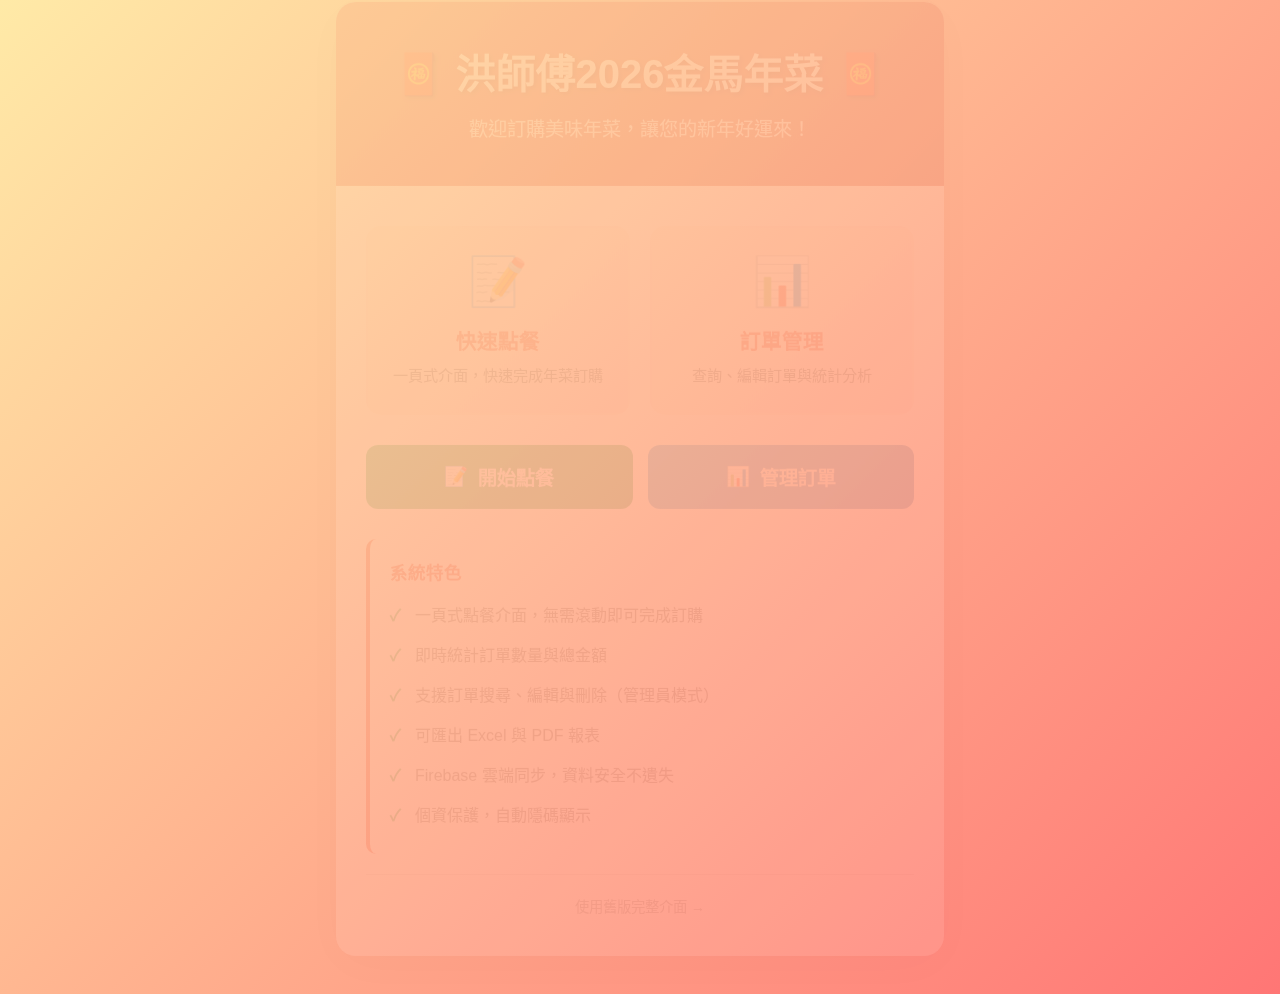
<file: ChineseNewYear/index.html>
<!doctype html>
<html lang="zh-TW">
  <head>
    <meta charset="UTF-8" />
    <meta http-equiv="refresh" content="0; url=home.html" />
    <title>洪師傅2026金馬年菜</title>
  </head>
  <body>
    <p>正在跳轉至首頁...</p>
    <p>如果沒有自動跳轉，請<a href="home.html">點擊這裡</a></p>
  </body>
</html>
</file>
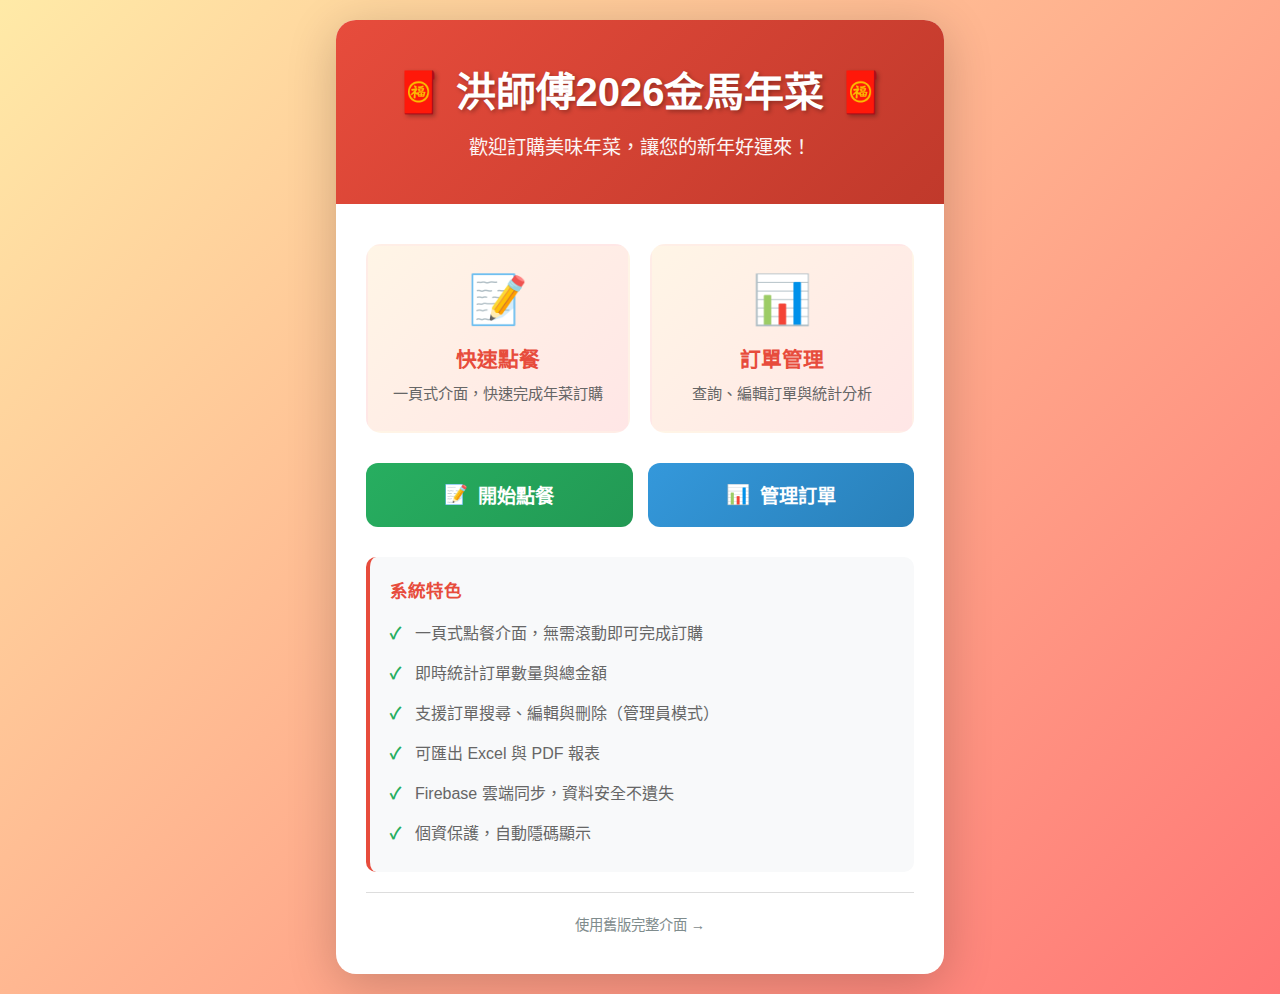
<file: ChineseNewYear/home.html>
<!doctype html>
<html lang="zh-TW">
  <head>
    <meta charset="UTF-8" />
    <meta name="viewport" content="width=device-width, initial-scale=1.0" />
    <title>洪師傅2026金馬年菜訂購系統</title>
    <link rel="stylesheet" href="ChineseNewYear_Dishes.css" />
    <style>
      body {
        display: flex;
        justify-content: center;
        align-items: center;
        min-height: 100vh;
        padding: 20px;
      }

      .welcome-container {
        max-width: 800px;
        background: white;
        border-radius: 20px;
        box-shadow: 0 10px 50px rgba(0, 0, 0, 0.2);
        overflow: hidden;
        animation: fadeIn 0.5s ease;
      }

      @keyframes fadeIn {
        from {
          opacity: 0;
          transform: translateY(-20px);
        }
        to {
          opacity: 1;
          transform: translateY(0);
        }
      }

      .welcome-header {
        background: linear-gradient(135deg, #e74c3c 0%, #c0392b 100%);
        color: white;
        padding: 40px 30px;
        text-align: center;
      }

      .welcome-header h1 {
        font-size: 2.5em;
        margin-bottom: 15px;
        text-shadow: 2px 2px 4px rgba(0, 0, 0, 0.3);
      }

      .welcome-header p {
        font-size: 1.2em;
        opacity: 0.95;
        line-height: 1.6;
      }

      .welcome-content {
        padding: 40px 30px;
      }

      .feature-grid {
        display: grid;
        grid-template-columns: 1fr 1fr;
        gap: 20px;
        margin-bottom: 30px;
      }

      .feature-card {
        background: linear-gradient(135deg, #fff5e6 0%, #ffe6e6 100%);
        padding: 25px;
        border-radius: 15px;
        text-align: center;
        transition: all 0.3s ease;
        border: 2px solid transparent;
        cursor: pointer;
      }

      .feature-card:hover {
        transform: translateY(-5px);
        box-shadow: 0 8px 20px rgba(231, 76, 60, 0.2);
        border-color: #e74c3c;
      }

      .feature-icon {
        font-size: 3em;
        margin-bottom: 15px;
      }

      .feature-title {
        font-size: 1.3em;
        font-weight: bold;
        color: #e74c3c;
        margin-bottom: 10px;
      }

      .feature-desc {
        color: #666;
        font-size: 0.95em;
        line-height: 1.5;
      }

      .action-buttons {
        display: grid;
        grid-template-columns: 1fr 1fr;
        gap: 15px;
      }

      .btn-action {
        padding: 18px 30px;
        border: none;
        border-radius: 12px;
        font-size: 1.2em;
        font-weight: bold;
        cursor: pointer;
        transition: all 0.3s ease;
        text-decoration: none;
        display: flex;
        align-items: center;
        justify-content: center;
        gap: 10px;
      }

      .btn-order {
        background: linear-gradient(135deg, #27ae60 0%, #229954 100%);
        color: white;
      }

      .btn-order:hover {
        transform: translateY(-3px);
        box-shadow: 0 8px 20px rgba(39, 174, 96, 0.4);
      }

      .btn-manage {
        background: linear-gradient(135deg, #3498db 0%, #2980b9 100%);
        color: white;
      }

      .btn-manage:hover {
        transform: translateY(-3px);
        box-shadow: 0 8px 20px rgba(52, 152, 219, 0.4);
      }

      .info-section {
        margin-top: 30px;
        padding: 20px;
        background: #f8f9fa;
        border-radius: 10px;
        border-left: 4px solid #e74c3c;
      }

      .info-section h3 {
        color: #e74c3c;
        margin-bottom: 10px;
        font-size: 1.1em;
      }

      .info-section ul {
        list-style: none;
        padding: 0;
        color: #666;
      }

      .info-section li {
        padding: 8px 0;
        padding-left: 25px;
        position: relative;
      }

      .info-section li:before {
        content: "✓";
        position: absolute;
        left: 0;
        color: #27ae60;
        font-weight: bold;
      }

      .legacy-link {
        text-align: center;
        margin-top: 20px;
        padding-top: 20px;
        border-top: 1px solid #ddd;
      }

      .legacy-link a {
        color: #7f8c8d;
        text-decoration: none;
        font-size: 0.9em;
      }

      .legacy-link a:hover {
        color: #e74c3c;
        text-decoration: underline;
      }

      @media (max-width: 768px) {
        .welcome-header h1 {
          font-size: 2em;
        }

        .feature-grid {
          grid-template-columns: 1fr;
        }

        .action-buttons {
          grid-template-columns: 1fr;
        }
      }
    </style>
  </head>
  <body>
    <div class="welcome-container">
      <div class="welcome-header">
        <h1>🧧 洪師傅2026金馬年菜 🧧</h1>
        <p>歡迎訂購美味年菜，讓您的新年好運來！</p>
      </div>

      <div class="welcome-content">
        <div class="feature-grid">
          <div class="feature-card" onclick="location.href = 'order.html'">
            <div class="feature-icon">📝</div>
            <div class="feature-title">快速點餐</div>
            <div class="feature-desc">一頁式介面，快速完成年菜訂購</div>
          </div>

          <div class="feature-card" onclick="location.href = 'management.html'">
            <div class="feature-icon">📊</div>
            <div class="feature-title">訂單管理</div>
            <div class="feature-desc">查詢、編輯訂單與統計分析</div>
          </div>
        </div>

        <div class="action-buttons">
          <a href="order.html" class="btn-action btn-order">
            <span>📝</span>
            <span>開始點餐</span>
          </a>
          <a href="management.html" class="btn-action btn-manage">
            <span>📊</span>
            <span>管理訂單</span>
          </a>
        </div>

        <div class="info-section">
          <h3>系統特色</h3>
          <ul>
            <li>一頁式點餐介面，無需滾動即可完成訂購</li>
            <li>即時統計訂單數量與總金額</li>
            <li>支援訂單搜尋、編輯與刪除（管理員模式）</li>
            <li>可匯出 Excel 與 PDF 報表</li>
            <li>Firebase 雲端同步，資料安全不遺失</li>
            <li>個資保護，自動隱碼顯示</li>
          </ul>
        </div>

        <div class="legacy-link">
          <a href="ChineseNewYear_Dishes.html">使用舊版完整介面 →</a>
        </div>
      </div>
    </div>
  </body>
</html>
</file>
<file: ChineseNewYear/ChineseNewYear_Dishes.css>
* {
  margin: 0;
  padding: 0;
  box-sizing: border-box;
}

body {
  font-family: "Microsoft JhengHei", "Arial", sans-serif;
  background: linear-gradient(135deg, #ffeaa7 0%, #ff7675 100%);
  min-height: 100vh;
  padding: 20px;
  /* 優化手機觸控 */
  -webkit-tap-highlight-color: transparent;
  -webkit-touch-callout: none;
  /* 防止文字選取造成誤觸 */
  user-select: none;
  -webkit-user-select: none;
}

/* 允許輸入欄位和文字區域選取文字 */
input,
textarea,
[contenteditable="true"] {
  user-select: text !important;
  -webkit-user-select: text !important;
}

.container {
  max-width: 1400px;
  margin: 0 auto;
  background: white;
  border-radius: 20px;
  box-shadow: 0 10px 50px rgba(0, 0, 0, 0.2);
  overflow: hidden;
}

header {
  background: linear-gradient(135deg, #e74c3c 0%, #c0392b 100%);
  color: white;
  padding: 30px;
  text-align: center;
}

header h1 {
  font-size: 2.5em;
  margin-bottom: 10px;
  text-shadow: 2px 2px 4px rgba(0, 0, 0, 0.3);
  line-height: 1.3;
}

header p {
  font-size: 1.1em;
  opacity: 0.9;
  line-height: 1.5;
}

/* 統計面板 */
.statistics-panel {
  display: grid;
  grid-template-columns: repeat(auto-fit, minmax(250px, 1fr));
  gap: 20px;
  padding: 30px;
  background: linear-gradient(135deg, #fff5e6 0%, #ffe6e6 100%);
}

/* 管理員專用元素預設隱藏 */
.admin-only {
  display: none !important;
}

.stat-card {
  background: white;
  padding: 25px;
  border-radius: 15px;
  text-align: center;
  box-shadow: 0 4px 15px rgba(0, 0, 0, 0.1);
  border-left: 5px solid #e74c3c;
  transition: transform 0.3s ease;
}

.stat-card:hover {
  transform: translateY(-5px);
  box-shadow: 0 8px 25px rgba(0, 0, 0, 0.15);
}

.stat-card h3 {
  color: #555;
  font-size: 1em;
  margin-bottom: 15px;
}

.stat-value {
  font-size: 2em;
  font-weight: bold;
  color: #e74c3c;
}

/* 表單區域 */
.form-section {
  padding: 30px;
  border-bottom: 2px solid #eee;
}

.form-section h2 {
  color: #e74c3c;
  margin-bottom: 25px;
  font-size: 1.8em;
  border-bottom: 3px solid #e74c3c;
  padding-bottom: 10px;
}

.form-group {
  margin-bottom: 30px;
  background: #f9f9f9;
  padding: 25px;
  border-radius: 10px;
  border: 1px solid #eee;
}

.form-group h3 {
  color: #333;
  font-size: 1.3em;
}

.form-row {
  display: grid;
  grid-template-columns: repeat(auto-fit, minmax(250px, 1fr));
  gap: 20px;
  margin-bottom: 15px;
}

.form-field {
  display: flex;
  flex-direction: column;
}

.form-field label {
  font-weight: 600;
  color: #555;
  margin-bottom: 8px;
  font-size: 0.95em;
}

.form-field input,
.form-field select,
.form-field textarea {
  padding: 12px;
  border: 2px solid #ddd;
  border-radius: 8px;
  font-size: 1em;
  transition: all 0.3s ease;
  font-family: "Microsoft JhengHei", "Arial", sans-serif;
  /* 手機優化：增加最小觸控區域 */
  min-height: 44px;
  /* 防止 iOS 自動縮放 */
  font-size: max(16px, 1em);
}

.form-field input:focus,
.form-field select:focus,
.form-field textarea:focus {
  outline: none;
  border-color: #e74c3c;
  box-shadow: 0 0 0 3px rgba(231, 76, 60, 0.1);
}

.form-field input[readonly] {
  background-color: #f5f5f5;
  cursor: not-allowed;
}

.form-field textarea {
  resize: vertical;
  min-height: 60px;
}

/* 菜品表格式輸入 */
.dishes-table {
  background: white;
  border-radius: 10px;
  overflow: hidden;
  border: 2px solid #e0e0e0;
}

.dishes-header {
  display: grid;
  grid-template-columns: 2fr 1fr 1fr 1fr 80px;
  gap: 15px;
  padding: 15px;
  background: linear-gradient(135deg, #e74c3c 0%, #c0392b 100%);
  color: white;
  font-weight: 600;
  font-size: 1.05em;
}

.dish-input-row {
  display: grid;
  grid-template-columns: 2fr 1fr 1fr 1fr 80px;
  gap: 15px;
  padding: 15px;
  align-items: center;
  border-bottom: 1px solid #e0e0e0;
  transition: background 0.2s ease;
}

.dish-input-row:hover {
  background: #f8f9fa;
}

.dish-input-row:last-child {
  border-bottom: none;
}

.dish-name {
  font-weight: 600;
  color: #333;
}

.dish-price {
  color: #e74c3c;
  font-weight: 600;
}

.dish-input-row input.dish-quantity {
  width: 100%;
  padding: 10px;
  border: 2px solid #ddd;
  border-radius: 6px;
  font-size: 1.1em;
  text-align: center;
  font-weight: 600;
  transition: all 0.3s ease;
}

.dish-input-row input.dish-quantity:focus {
  outline: none;
  border-color: #e74c3c;
  box-shadow: 0 0 0 3px rgba(231, 76, 60, 0.1);
  transform: scale(1.05);
}

/* 點擊式數量框 */
.quantity-box {
  display: flex;
  align-items: center;
  justify-content: center;
  padding: 12px;
  background: linear-gradient(135deg, #f8f9fa 0%, #e9ecef 100%);
  border: 3px solid #dee2e6;
  border-radius: 8px;
  cursor: pointer;
  transition: all 0.2s ease;
  user-select: none;
  min-width: 60px;
}

.quantity-box:hover {
  background: linear-gradient(135deg, #e9ecef 0%, #dee2e6 100%);
  border-color: #e74c3c;
  transform: scale(1.05);
  box-shadow: 0 4px 12px rgba(231, 76, 60, 0.2);
}

.quantity-box:active {
  transform: scale(0.98);
}

.quantity-display {
  font-size: 1.3em;
  font-weight: 700;
  color: #495057;
}

.quantity-box.has-value {
  background: linear-gradient(135deg, #fff3cd 0%, #ffe69c 100%);
  border-color: #ffc107;
}

.quantity-box.has-value .quantity-display {
  color: #e74c3c;
}

/* 數量控制按鈕區 */
.quantity-controls {
  margin-top: 20px;
  display: flex;
  justify-content: center;
}

.btn-reset-quantities {
  padding: 12px 30px;
  background: #6c757d;
  color: white;
  border: none;
  border-radius: 8px;
  font-size: 1em;
  font-weight: 600;
  cursor: pointer;
  transition: all 0.3s ease;
}

.btn-reset-quantities:hover {
  background: #5a6268;
  transform: translateY(-2px);
  box-shadow: 0 4px 12px rgba(108, 117, 125, 0.3);
}

.btn-reset-dish {
  padding: 8px 12px;
  background: linear-gradient(135deg, #95a5a6 0%, #7f8c8d 100%);
  color: white;
  border: none;
  border-radius: 6px;
  font-size: 1.2em;
  cursor: pointer;
  transition: all 0.2s ease;
  min-width: 40px;
}

.btn-reset-dish:hover {
  background: linear-gradient(135deg, #7f8c8d 0%, #6c7a7b 100%);
  transform: scale(1.1);
  box-shadow: 0 3px 10px rgba(127, 140, 141, 0.4);
}

.btn-reset-dish:active {
  transform: scale(0.95);
}

.dish-subtotal {
  font-weight: 600;
  color: #27ae60;
  font-size: 1.05em;
}

/* 菜品行 */
.dish-row {
  display: grid;
  grid-template-columns: 2fr 1fr 1fr 1fr 2fr auto;
  gap: 15px;
  align-items: end;
  margin-bottom: 15px;
  padding: 15px;
  background: white;
  border-radius: 8px;
  border: 1px solid #e0e0e0;
}

/* 勾選式菜品網格 */
.dishes-grid {
  display: grid;
  grid-template-columns: repeat(auto-fill, minmax(320px, 1fr));
  gap: 20px;
  margin-top: 20px;
}

.dish-checkbox-item {
  background: white;
  border: 2px solid #e0e0e0;
  border-radius: 12px;
  padding: 20px;
  transition: all 0.3s ease;
}

.dish-checkbox-item:hover {
  box-shadow: 0 4px 12px rgba(0, 0, 0, 0.1);
  transform: translateY(-2px);
}

.dish-checkbox-item input[type="checkbox"] {
  display: none;
}

.dish-checkbox-item input[type="checkbox"]:checked + label {
  background: linear-gradient(135deg, #e74c3c 0%, #c0392b 100%);
  color: white;
}

.dish-checkbox-item
  input[type="checkbox"]:checked
  + label
  .dish-checkbox-price {
  color: #fff;
}

.dish-checkbox-item > label {
  display: flex;
  justify-content: space-between;
  align-items: center;
  padding: 15px;
  background: #f8f9fa;
  border-radius: 8px;
  cursor: pointer;
  transition: all 0.3s ease;
  margin-bottom: 15px;
}

.dish-checkbox-item > label:hover {
  background: #e9ecef;
}

.dish-checkbox-name {
  font-size: 1.1em;
  font-weight: 600;
}

.dish-checkbox-price {
  font-size: 1em;
  font-weight: bold;
  color: #e74c3c;
}

.quantity-control,
.note-control {
  margin-top: 10px;
}

.quantity-control {
  display: flex;
  align-items: center;
  gap: 10px;
}

.quantity-control label {
  font-size: 0.9em;
  font-weight: 600;
  color: #555;
}

.quantity-control input,
.note-control input {
  flex: 1;
  padding: 8px 12px;
  border: 2px solid #ddd;
  border-radius: 6px;
  font-size: 0.95em;
}

.quantity-control input:disabled,
.note-control input:disabled {
  background: #f5f5f5;
  cursor: not-allowed;
  opacity: 0.6;
}

.quantity-control input:enabled,
.note-control input:enabled {
  border-color: #e74c3c;
  background: #fff;
}

/* 群組輸入容器 */
.group-input-container {
  display: flex;
  gap: 10px;
}

.group-input-container select {
  flex: 1;
}

.btn-add-group {
  background: #3498db;
  color: white;
  border: none;
  padding: 12px 20px;
  border-radius: 8px;
  cursor: pointer;
  font-weight: 600;
  transition: all 0.3s ease;
  white-space: nowrap;
}

.btn-add-group:hover {
  background: #2980b9;
  transform: translateY(-2px);
}

.btn-add {
  background: #27ae60;
  color: white;
  border: none;
  padding: 12px 25px;
  border-radius: 8px;
  cursor: pointer;
  font-size: 1em;
  font-weight: 600;
  transition: all 0.3s ease;
  margin-top: 10px;
}

.btn-add:hover {
  background: #229954;
  transform: translateY(-2px);
  box-shadow: 0 4px 12px rgba(39, 174, 96, 0.3);
}

.btn-remove {
  background: #e74c3c;
  color: white;
  border: none;
  padding: 12px 20px;
  border-radius: 8px;
  cursor: pointer;
  font-size: 0.9em;
  font-weight: 600;
  transition: all 0.3s ease;
  white-space: nowrap;
}

.btn-remove:hover {
  background: #c0392b;
  transform: scale(1.05);
}

/* 總計區域 */
.total-section {
  background: linear-gradient(135deg, #e74c3c 0%, #c0392b 100%);
  color: white;
  padding: 20px;
  border-radius: 10px;
  text-align: center;
}

.total-section h3 {
  font-size: 1.5em;
  color: white;
}

/* 按鈕 */
.form-actions {
  display: flex;
  gap: 15px;
  justify-content: center;
  margin-top: 30px;
}

.btn-primary,
.btn-secondary {
  padding: 15px 40px;
  border: none;
  border-radius: 10px;
  font-size: 1.1em;
  font-weight: 600;
  cursor: pointer;
  transition: all 0.3s ease;
}

.btn-primary {
  background: linear-gradient(135deg, #e74c3c 0%, #c0392b 100%);
  color: white;
}

.btn-primary:hover {
  transform: translateY(-3px);
  box-shadow: 0 8px 20px rgba(231, 76, 60, 0.4);
}

.btn-secondary {
  background: #95a5a6;
  color: white;
}

.btn-secondary:hover {
  background: #7f8c8d;
  transform: translateY(-3px);
}

/* 訂單列表 */
.orders-section {
  padding: 30px;
}

.section-header {
  display: flex;
  justify-content: space-between;
  align-items: center;
  margin-bottom: 25px;
}

.section-header h2 {
  color: #e74c3c;
  font-size: 1.8em;
  border-bottom: 3px solid #e74c3c;
  padding-bottom: 10px;
  margin: 0;
}

.export-buttons {
  display: flex;
  gap: 10px;
}

.btn-export {
  padding: 12px 25px;
  border: none;
  border-radius: 8px;
  background: linear-gradient(135deg, #27ae60 0%, #229954 100%);
  color: white;
  cursor: pointer;
  font-weight: 600;
  font-size: 1em;
  transition: all 0.3s ease;
  display: flex;
  align-items: center;
  gap: 8px;
}

.btn-export:hover {
  transform: translateY(-2px);
  box-shadow: 0 6px 20px rgba(39, 174, 96, 0.3);
}

.btn-import {
  padding: 12px 25px;
  border: none;
  border-radius: 8px;
  background: linear-gradient(135deg, #3498db 0%, #2980b9 100%);
  color: white;
  cursor: pointer;
  font-weight: 600;
  font-size: 1em;
  transition: all 0.3s ease;
  display: flex;
  align-items: center;
  gap: 8px;
}

.btn-import:hover {
  transform: translateY(-2px);
  box-shadow: 0 6px 20px rgba(52, 152, 219, 0.3);
}

.search-bar {
  display: flex;
  gap: 10px;
  margin-bottom: 25px;
}

.search-bar input,
.search-bar select {
  padding: 12px;
  border: 2px solid #ddd;
  border-radius: 8px;
  font-size: 1em;
}

.search-bar input {
  flex: 2;
}

.search-bar select {
  flex: 1;
  min-width: 150px;
}

.search-bar button {
  padding: 12px 25px;
  border: none;
  border-radius: 8px;
  background: #3498db;
  color: white;
  cursor: pointer;
  font-weight: 600;
  transition: all 0.3s ease;
}

.search-bar button:hover {
  background: #2980b9;
  transform: translateY(-2px);
}

.search-bar button:last-child {
  background: #95a5a6;
}

.search-bar button:last-child:hover {
  background: #7f8c8d;
}

.order-card {
  background: #f9f9f9;
  border: 2px solid #e0e0e0;
  border-radius: 12px;
  padding: 25px;
  margin-bottom: 20px;
  transition: all 0.3s ease;
}

.order-card:hover {
  box-shadow: 0 6px 20px rgba(0, 0, 0, 0.1);
  transform: translateY(-2px);
}

.order-header {
  display: flex;
  justify-content: space-between;
  align-items: center;
  margin-bottom: 20px;
  padding-bottom: 15px;
  border-bottom: 2px solid #e0e0e0;
}

.order-id {
  font-size: 1.2em;
  font-weight: bold;
  color: #e74c3c;
}

.order-date {
  color: #777;
  font-size: 0.9em;
}

.order-info {
  display: grid;
  grid-template-columns: repeat(auto-fit, minmax(200px, 1fr));
  gap: 15px;
  margin-bottom: 20px;
}

.info-item {
  display: flex;
  flex-direction: column;
}

.info-label {
  font-weight: 600;
  color: #555;
  font-size: 0.9em;
  margin-bottom: 5px;
}

.info-value {
  color: #333;
  font-size: 1em;
}

.group-badge {
  display: inline-block;
  background: linear-gradient(135deg, #3498db 0%, #2980b9 100%);
  color: white;
  padding: 4px 12px;
  border-radius: 15px;
  font-size: 0.9em;
  font-weight: 600;
}

.order-dishes {
  background: white;
  padding: 15px;
  border-radius: 8px;
  margin-bottom: 15px;
}

.order-dishes h4 {
  color: #555;
  margin-bottom: 12px;
  font-size: 1.1em;
}

.dish-item {
  padding: 10px;
  border-bottom: 1px solid #eee;
  display: grid;
  grid-template-columns: 2fr 1fr 1fr 1fr 2fr;
  gap: 10px;
  align-items: center;
}

.dish-item:last-child {
  border-bottom: none;
}

.dish-item span {
  font-size: 0.95em;
}

.dish-name {
  font-weight: 600;
  color: #333;
}

.order-total {
  text-align: right;
  font-size: 1.3em;
  font-weight: bold;
  color: #e74c3c;
  margin-bottom: 15px;
}

.order-actions {
  display: flex;
  gap: 10px;
  justify-content: flex-end;
}

.btn-edit,
.btn-delete {
  padding: 10px 20px;
  border: none;
  border-radius: 8px;
  cursor: pointer;
  font-weight: 600;
  transition: all 0.3s ease;
}

.btn-edit {
  background: #3498db;
  color: white;
}

.btn-edit:hover {
  background: #2980b9;
  transform: scale(1.05);
}

.btn-delete {
  background: #e74c3c;
  color: white;
}

.btn-delete:hover {
  background: #c0392b;
  transform: scale(1.05);
}

/* Modal */
.modal {
  display: none;
  position: fixed;
  z-index: 1000;
  left: 0;
  top: 0;
  width: 100%;
  height: 100%;
  background-color: rgba(0, 0, 0, 0.5);
  animation: fadeIn 0.3s;
}

@keyframes fadeIn {
  from {
    opacity: 0;
  }
  to {
    opacity: 1;
  }
}

.modal-content {
  background-color: white;
  margin: 50px auto;
  padding: 30px;
  border-radius: 15px;
  width: 90%;
  max-width: 900px;
  max-height: 85vh;
  overflow-y: auto;
  animation: slideIn 0.3s;
}

@keyframes slideIn {
  from {
    transform: translateY(-50px);
    opacity: 0;
  }
  to {
    transform: translateY(0);
    opacity: 1;
  }
}

.close {
  color: #aaa;
  float: right;
  font-size: 28px;
  font-weight: bold;
  cursor: pointer;
  transition: color 0.3s;
}

.close:hover {
  color: #e74c3c;
}

.no-orders {
  text-align: center;
  padding: 50px;
  color: #999;
  font-size: 1.2em;
}

/* 響應式設計 */
@media (max-width: 768px) {
  body {
    padding: 10px;
  }

  .container {
    border-radius: 10px;
  }

  header {
    padding: 20px 15px;
  }

  header h1 {
    font-size: 1.8em;
    word-break: keep-all;
    overflow-wrap: break-word;
  }

  header p {
    font-size: 1em;
  }

  .form-section {
    padding: 20px 15px;
  }

  .form-section h2 {
    font-size: 1.5em;
  }

  .form-group {
    padding: 15px;
  }

  .form-group h3 {
    font-size: 1.1em;
  }

  .dish-row {
    grid-template-columns: 1fr;
  }

  .dishes-grid {
    grid-template-columns: 1fr;
  }

  .dishes-header,
  .dish-input-row {
    grid-template-columns: 1fr;
    gap: 10px;
  }

  .dishes-header > div:not(:first-child),
  .dish-input-row > div:not(:first-child) {
    display: flex;
    justify-content: space-between;
    align-items: center;
  }

  .dishes-header > div:not(:first-child)::before,
  .dish-price::before {
    content: "單價：";
    font-weight: normal;
  }

  .dish-subtotal::before {
    content: "小計：";
    font-weight: normal;
  }

  .order-info {
    grid-template-columns: 1fr;
  }

  .dish-item {
    grid-template-columns: 1fr;
    gap: 5px;
  }

  .form-actions {
    flex-direction: column;
  }

  .btn-primary,
  .btn-secondary {
    width: 100%;
  }

  .section-header {
    flex-direction: column;
    gap: 15px;
    align-items: flex-start;
  }

  .export-buttons {
    width: 100%;
    flex-direction: column;
  }

  .btn-export {
    width: 100%;
    justify-content: center;
  }

  .search-bar {
    flex-direction: column;
    gap: 10px;
  }

  .search-bar input,
  .search-bar select,
  .search-bar button {
    width: 100%;
    min-height: 44px;
  }

  .search-bar select {
    min-width: 100%;
  }

  .group-input-container {
    flex-direction: column;
  }

  .btn-add-group {
    width: 100%;
  }

  /* 優化統計面板 */
  .statistics-panel {
    padding: 15px;
    gap: 15px;
    grid-template-columns: 1fr;
  }

  .stat-card {
    padding: 20px 15px;
  }

  .stat-value {
    font-size: 1.8em;
  }

  /* 優化表格顯示 */
  .orders-table-container {
    overflow-x: auto;
    -webkit-overflow-scrolling: touch;
  }

  /* 隱藏表頭 */
  .orders-table thead {
    display: none;
  }

  .orders-table,
  .orders-table tbody,
  .orders-table tr,
  .orders-table td {
    display: block;
    width: 100%;
  }

  .orders-table tbody tr {
    margin-bottom: 15px;
    border: 2px solid #e0e0e0;
    border-radius: 10px;
    padding: 12px;
    background: white;
    box-shadow: 0 2px 8px rgba(0, 0, 0, 0.1);
  }

  .orders-table tbody tr:hover {
    background: #fafafa;
    box-shadow: 0 4px 12px rgba(0, 0, 0, 0.15);
  }

  .orders-table td {
    padding: 10px 0;
    border: none;
    text-align: left;
    display: flex;
    flex-direction: column;
    gap: 4px;
    border-bottom: 1px solid #f0f0f0;
  }

  .orders-table td:last-child {
    border-bottom: none;
  }

  .orders-table td::before {
    content: attr(data-label);
    font-weight: bold;
    color: #e74c3c;
    font-size: 0.8em;
    text-transform: uppercase;
    letter-spacing: 0.5px;
  }

  /* 確保訂單號碼、總金額等有明確顯示 */
  .orders-table .order-number,
  .orders-table .order-total {
    font-size: 1em;
    font-weight: 600;
  }

  .orders-table .order-total {
    color: #27ae60;
  }

  .orders-table .order-actions {
    flex-direction: column;
    gap: 8px;
    padding: 0;
    margin-top: 5px;
    border-bottom: none;
  }

  .orders-table .order-actions::before {
    display: none;
  }

  .orders-table .order-actions button {
    width: 100%;
    padding: 10px;
    font-size: 1em;
  }

  .order-row {
    grid-template-columns: 1fr;
    gap: 10px;
    padding: 15px 10px;
  }

  .order-row > div {
    padding: 5px 0;
    border-bottom: 1px solid #eee;
  }

  .order-row > div:last-child {
    border-bottom: none;
  }

  /* 為手機版添加標籤 */
  .order-row > div::before {
    content: attr(data-label);
    font-weight: bold;
    display: inline-block;
    min-width: 80px;
    color: #e74c3c;
  }

  /* 優化按鈕尺寸 */
  button {
    min-height: 44px;
    font-size: 1em;
    padding: 12px 20px;
  }

  .btn-small {
    min-height: 36px;
    padding: 8px 15px;
    font-size: 0.9em;
  }

  /* 優化modal */
  .modal-content {
    width: 95%;
    max-height: 90vh;
    overflow-y: auto;
    margin: 5vh auto;
  }

  .modal-large .modal-content {
    width: 95%;
    max-width: none;
  }

  /* 優化分頁控制 */
  .pagination-container {
    padding: 15px 10px;
    gap: 10px;
  }

  .pagination-controls {
    flex-wrap: wrap;
    justify-content: center;
  }

  /* 優化菜品管理按鈕 */
  .dish-management-controls {
    display: flex;
    flex-direction: column;
    gap: 10px;
  }

  .dish-management-controls button {
    width: 100%;
  }
}

/* 小型手機優化 (iPhone SE, 舊款手機) */
@media (max-width: 480px) {
  body {
    padding: 5px;
  }

  header h1 {
    font-size: 1.5em;
  }

  header p {
    font-size: 0.95em;
  }

  .form-section {
    padding: 15px 10px;
  }

  .form-group {
    padding: 12px;
  }

  .stat-card h3 {
    font-size: 0.9em;
  }

  .stat-value {
    font-size: 1.5em;
  }

  .form-section h2 {
    font-size: 1.3em;
  }

  .pagination-info {
    font-size: 0.85em;
    text-align: center;
    width: 100%;
  }

  /* 表格進一步優化 */
  .orders-table td {
    font-size: 0.85em;
    padding: 10px 0;
  }

  .orders-table td::before {
    font-size: 0.85em;
  }

  /* 重複訂單比較 Modal 優化 */
  .duplicate-comparison {
    grid-template-columns: 1fr;
    gap: 15px;
    padding: 15px;
  }

  .comparison-divider {
    display: none;
  }

  .comparison-column h3 {
    font-size: 1em;
  }

  .modal-actions {
    flex-direction: column;
    gap: 10px;
  }

  .modal-actions button {
    width: 100%;
    padding: 12px;
    font-size: 0.95em;
  }

  .custom-alert-box {
    padding: 25px 20px;
  }

  .custom-alert-icon {
    font-size: 50px;
  }

  .custom-alert-message {
    font-size: 16px;
  }
}

/* 橫向模式優化 */
@media (max-width: 768px) and (orientation: landscape) {
  header {
    padding: 15px;
  }

  header h1 {
    font-size: 1.5em;
  }

  .statistics-panel {
    grid-template-columns: repeat(3, 1fr);
    padding: 15px;
  }

  .stat-card {
    padding: 15px 10px;
  }

  .form-section {
    padding: 15px;
  }

  /* 橫向模式下的表格優化 */
  .orders-table .order-actions {
    flex-direction: row;
    flex-wrap: wrap;
  }

  .orders-table .order-actions button {
    flex: 1;
    min-width: calc(33.333% - 6px);
  }
}

/* 自訂提示窗 */
.custom-alert-overlay {
  display: none;
  position: fixed;
  top: 0;
  left: 0;
  width: 100%;
  height: 100%;
  background-color: rgba(0, 0, 0, 0.6);
  z-index: 10000;
  animation: fadeIn 0.3s ease;
}

.custom-alert-overlay.show {
  display: flex;
  justify-content: center;
  align-items: center;
}

.custom-alert-box {
  background: white;
  border-radius: 20px;
  padding: 40px;
  max-width: 500px;
  width: 90%;
  box-shadow: 0 20px 60px rgba(0, 0, 0, 0.3);
  animation: slideInDown 0.4s ease;
  text-align: center;
}

@keyframes slideInDown {
  from {
    transform: translateY(-100px);
    opacity: 0;
  }
  to {
    transform: translateY(0);
    opacity: 1;
  }
}

.custom-alert-icon {
  font-size: 60px;
  margin-bottom: 20px;
  animation: bounceIn 0.6s ease;
}

@keyframes bounceIn {
  0%,
  20%,
  40%,
  60%,
  80%,
  100% {
    animation-timing-function: cubic-bezier(0.215, 0.61, 0.355, 1);
  }
  0% {
    opacity: 0;
    transform: scale3d(0.3, 0.3, 0.3);
  }
  20% {
    transform: scale3d(1.1, 1.1, 1.1);
  }
  40% {
    transform: scale3d(0.9, 0.9, 0.9);
  }
  60% {
    opacity: 1;
    transform: scale3d(1.03, 1.03, 1.03);
  }
  80% {
    transform: scale3d(0.97, 0.97, 0.97);
  }
  100% {
    opacity: 1;
    transform: scale3d(1, 1, 1);
  }
}

.custom-alert-icon.success {
  color: #27ae60;
}

.custom-alert-icon.error {
  color: #e74c3c;
}

.custom-alert-icon.warning {
  color: #f39c12;
}

.custom-alert-icon.info {
  color: #3498db;
}

.custom-alert-message {
  font-size: 18px;
  color: #333;
  margin-bottom: 30px;
  line-height: 1.6;
}

.custom-alert-buttons {
  display: flex;
  gap: 15px;
  justify-content: center;
}

.custom-alert-btn {
  padding: 12px 30px;
  border: none;
  border-radius: 10px;
  font-size: 16px;
  font-weight: 600;
  cursor: pointer;
  transition: all 0.3s ease;
  min-width: 100px;
}

.custom-alert-btn-primary {
  background: linear-gradient(135deg, #e74c3c 0%, #c0392b 100%);
  color: white;
}

.custom-alert-btn-primary:hover {
  transform: translateY(-2px);
  box-shadow: 0 6px 20px rgba(231, 76, 60, 0.4);
}

.custom-alert-btn-secondary {
  background: #95a5a6;
  color: white;
}

.custom-alert-btn-secondary:hover {
  background: #7f8c8d;
  transform: translateY(-2px);
}

.custom-alert-btn-success {
  background: linear-gradient(135deg, #27ae60 0%, #229954 100%);
  color: white;
}

.custom-alert-btn-success:hover {
  transform: translateY(-2px);
  box-shadow: 0 6px 20px rgba(39, 174, 96, 0.4);
}

/* ==================== 重複訂單處理 Modal ==================== */

#duplicateOrderModal .modal-header {
  background: linear-gradient(135deg, #f39c12 0%, #e67e22 100%);
  color: white;
  padding: 20px 30px;
  border-radius: 12px 12px 0 0;
  margin: -20px -30px 20px -30px;
}

#duplicateOrderModal .modal-header h2 {
  margin: 0 0 10px 0;
  font-size: 1.8em;
}

.duplicate-info {
  display: block;
  font-size: 0.9em;
  opacity: 0.95;
  margin-top: 5px;
}

.duplicate-comparison {
  display: grid;
  grid-template-columns: 1fr auto 1fr;
  gap: 20px;
  margin: 30px 0;
  padding: 20px;
  background: #f8f9fa;
  border-radius: 12px;
}

.comparison-column {
  flex: 1;
}

.comparison-column h3 {
  color: #2c3e50;
  margin-bottom: 15px;
  font-size: 1.2em;
  text-align: center;
  padding: 10px;
  background: white;
  border-radius: 8px;
  box-shadow: 0 2px 5px rgba(0, 0, 0, 0.1);
}

.comparison-divider {
  display: flex;
  align-items: center;
  justify-content: center;
  padding: 0 10px;
}

.comparison-divider .arrow {
  font-size: 2em;
  color: #f39c12;
  font-weight: bold;
  animation: pulse 2s infinite;
}

@keyframes pulse {
  0%,
  100% {
    opacity: 1;
    transform: scale(1);
  }
  50% {
    opacity: 0.7;
    transform: scale(1.1);
  }
}

.order-detail-box {
  background: white;
  border-radius: 8px;
  padding: 20px;
  box-shadow: 0 2px 8px rgba(0, 0, 0, 0.1);
  min-height: 300px;
}

.order-detail-box .detail-row {
  display: flex;
  justify-content: space-between;
  padding: 10px;
  margin: 5px 0;
  background: #f8f9fa;
  border-radius: 6px;
}

.order-detail-box .detail-label {
  font-weight: bold;
  color: #555;
}

.order-detail-box .detail-value {
  color: #333;
}

.order-detail-box .dishes-section {
  margin-top: 15px;
  padding-top: 15px;
  border-top: 2px solid #e0e0e0;
}

.order-detail-box .dishes-section h4 {
  color: #e74c3c;
  margin-bottom: 10px;
  font-size: 1.1em;
}

.order-detail-box .dish-item {
  display: flex;
  justify-content: space-between;
  padding: 8px 10px;
  margin: 5px 0;
  background: #fff5f5;
  border-left: 3px solid #e74c3c;
  border-radius: 4px;
}

.order-detail-box .total-section {
  margin-top: 15px;
  padding-top: 15px;
  border-top: 2px solid #27ae60;
  display: flex;
  justify-content: space-between;
  font-size: 1.2em;
  font-weight: bold;
  color: #27ae60;
}

.modal-actions {
  display: flex;
  gap: 15px;
  justify-content: center;
  margin-top: 30px;
}

.btn-warning {
  background: linear-gradient(135deg, #f39c12 0%, #e67e22 100%);
  color: white;
  padding: 12px 30px;
  border: none;
  border-radius: 8px;
  font-size: 1em;
  cursor: pointer;
  transition: all 0.3s ease;
  box-shadow: 0 4px 15px rgba(243, 156, 18, 0.3);
}

.btn-warning:hover {
  transform: translateY(-2px);
  box-shadow: 0 6px 20px rgba(243, 156, 18, 0.4);
}

.modal-footer {
  text-align: center;
  margin-top: 20px;
  padding-top: 20px;
  border-top: 1px solid #e0e0e0;
  color: #7f8c8d;
  font-size: 0.9em;
}

#duplicateProgress {
  font-weight: bold;
}

.custom-order-number-section {
  margin-top: 20px;
  padding: 20px;
  background: #f8f9fa;
  border-radius: 8px;
  border: 2px dashed #3498db;
  animation: slideDown 0.3s ease;
}

@keyframes slideDown {
  from {
    opacity: 0;
    transform: translateY(-10px);
  }
  to {
    opacity: 1;
    transform: translateY(0);
  }
}

.custom-order-number-section .input-group {
  margin-bottom: 15px;
}

.custom-order-number-section label {
  display: block;
  font-weight: bold;
  color: #2c3e50;
  margin-bottom: 8px;
  font-size: 1em;
}

.custom-order-input {
  width: 100%;
  padding: 12px 15px;
  border: 2px solid #3498db;
  border-radius: 8px;
  font-size: 1.1em;
  transition: all 0.3s ease;
  font-family: "Consolas", "Courier New", monospace;
}

.custom-order-input:focus {
  outline: none;
  border-color: #2980b9;
  box-shadow: 0 0 0 3px rgba(52, 152, 219, 0.1);
}

.input-actions {
  display: flex;
  gap: 10px;
  justify-content: flex-end;
}

.btn-secondary-sm,
.btn-success-sm {
  padding: 8px 20px;
  border: none;
  border-radius: 6px;
  font-size: 0.9em;
  cursor: pointer;
  transition: all 0.3s ease;
}

.btn-secondary-sm {
  background: #95a5a6;
  color: white;
}

.btn-secondary-sm:hover {
  background: #7f8c8d;
  transform: translateY(-1px);
}

.btn-success-sm {
  background: linear-gradient(135deg, #27ae60 0%, #229954 100%);
  color: white;
  box-shadow: 0 4px 15px rgba(39, 174, 96, 0.3);
}

.btn-success-sm:hover {
  transform: translateY(-2px);
  box-shadow: 0 6px 20px rgba(39, 174, 96, 0.4);
}

/* ==================== 菜品管理區樣式 ==================== */

.dish-management-section {
  background: linear-gradient(135deg, #e8f5e9 0%, #fff9c4 100%);
  border-left: 5px solid #4caf50;
}

.dish-management-controls {
  display: flex;
  gap: 15px;
  margin-bottom: 20px;
  flex-wrap: wrap;
}

.dish-list-container {
  margin-top: 20px;
  animation: slideDown 0.3s ease;
}

@keyframes slideDown {
  from {
    opacity: 0;
    transform: translateY(-10px);
  }
  to {
    opacity: 1;
    transform: translateY(0);
  }
}

.btn-delete {
  background: linear-gradient(135deg, #e74c3c 0%, #c0392b 100%);
  color: white;
  border: none;
  padding: 8px 16px;
  border-radius: 8px;
  cursor: pointer;
  font-size: 0.9em;
  transition: all 0.3s ease;
  font-weight: 600;
}

.btn-delete:hover {
  transform: translateY(-2px);
  box-shadow: 0 4px 12px rgba(231, 76, 60, 0.4);
}

#addDishModal .modal-content {
  max-width: 500px;
}

#addDishModal .form-field {
  margin-bottom: 20px;
}

#addDishModal .form-actions {
  display: flex;
  gap: 15px;
  justify-content: flex-end;
  margin-top: 30px;
}

#addDishModal .form-actions button {
  flex: 1;
  max-width: 150px;
}

/* ==================== 訂單表格樣式 ==================== */

.orders-table-container {
  background: white;
  border-radius: 10px;
  overflow: hidden;
  box-shadow: 0 2px 10px rgba(0, 0, 0, 0.1);
  margin-bottom: 20px;
}

.orders-table {
  width: 100%;
  border-collapse: collapse;
}

.orders-table thead {
  background: linear-gradient(135deg, #e74c3c 0%, #c0392b 100%);
  color: white;
}

.orders-table th {
  padding: 15px;
  text-align: left;
  font-weight: 600;
  font-size: 0.95em;
  white-space: nowrap;
}

.orders-table tbody tr {
  border-bottom: 1px solid #e0e0e0;
  transition: background 0.2s ease;
}

.orders-table tbody tr:hover {
  background: #f8f9fa;
}

.orders-table tbody tr:last-child {
  border-bottom: none;
}

.orders-table td {
  padding: 12px 15px;
  font-size: 0.9em;
}

.orders-table .order-number {
  font-weight: 600;
  color: #e74c3c;
}

.orders-table .order-total {
  font-weight: 600;
  color: #27ae60;
}

.orders-table .order-date {
  color: #666;
  font-size: 0.85em;
}

.orders-table .order-actions {
  display: flex;
  gap: 8px;
}

.orders-table .btn-detail,
.orders-table .btn-edit-small,
.orders-table .btn-delete-small {
  padding: 6px 12px;
  border: none;
  border-radius: 6px;
  cursor: pointer;
  font-size: 0.85em;
  transition: all 0.3s ease;
  font-weight: 600;
}

.orders-table .btn-detail {
  background: linear-gradient(135deg, #3498db 0%, #2980b9 100%);
  color: white;
}

.orders-table .btn-detail:hover {
  transform: translateY(-2px);
  box-shadow: 0 4px 12px rgba(52, 152, 219, 0.4);
}

.orders-table .btn-edit-small {
  background: linear-gradient(135deg, #f39c12 0%, #e67e22 100%);
  color: white;
}

.orders-table .btn-edit-small:hover {
  transform: translateY(-2px);
  box-shadow: 0 4px 12px rgba(243, 156, 18, 0.4);
}

.orders-table .btn-delete-small {
  background: linear-gradient(135deg, #e74c3c 0%, #c0392b 100%);
  color: white;
}

.orders-table .btn-delete-small:hover {
  transform: translateY(-2px);
  box-shadow: 0 4px 12px rgba(231, 76, 60, 0.4);
}

/* 分頁樣式 */
.pagination-container {
  display: flex;
  justify-content: space-between;
  align-items: center;
  padding: 20px;
  background: white;
  border-radius: 10px;
  box-shadow: 0 2px 10px rgba(0, 0, 0, 0.1);
  flex-wrap: wrap;
  gap: 15px;
}

.pagination-info {
  font-size: 0.9em;
  color: #666;
}

.pagination-controls {
  display: flex;
  gap: 10px;
  align-items: center;
}

.pagination-btn {
  padding: 8px 16px;
  border: 1px solid #ddd;
  background: white;
  border-radius: 6px;
  cursor: pointer;
  transition: all 0.3s ease;
  font-size: 0.9em;
}

.pagination-btn:hover:not(:disabled) {
  background: #e74c3c;
  color: white;
  border-color: #e74c3c;
}

.pagination-btn:disabled {
  opacity: 0.5;
  cursor: not-allowed;
}

.pagination-current {
  padding: 8px 16px;
  font-weight: 600;
  color: #e74c3c;
}

.page-size-selector {
  display: flex;
  align-items: center;
  gap: 8px;
  font-size: 0.9em;
}

.page-size-selector select {
  padding: 6px 12px;
  border: 1px solid #ddd;
  border-radius: 6px;
  cursor: pointer;
}

/* Modal 大尺寸 */
.modal-large .modal-content {
  max-width: 900px;
}

/* 無訂單顯示 */
.no-orders-row {
  text-align: center;
  padding: 40px;
  color: #999;
  font-size: 1.1em;
}

/* ==================== 訂單詳情樣式 ==================== */
.order-detail-wrapper {
  padding: 20px;
}

.order-detail-title {
  color: #e74c3c;
  margin-bottom: 20px;
  font-size: 1.5em;
  border-bottom: 3px solid #e74c3c;
  padding-bottom: 10px;
}

.customer-info-box {
  background: #f8f9fa;
  padding: 20px;
  border-radius: 10px;
  margin-bottom: 20px;
  border-left: 5px solid #3498db;
}

.section-title {
  color: #2c3e50;
  margin-bottom: 15px;
  font-size: 1.2em;
  font-weight: 600;
}

.info-grid {
  display: grid;
  grid-template-columns: repeat(2, 1fr);
  gap: 15px;
}

.info-item {
  display: flex;
  flex-direction: column;
  gap: 5px;
}

.info-label {
  font-weight: 600;
  color: #555;
  font-size: 0.9em;
}

.info-value {
  color: #333;
  font-size: 1em;
  padding: 8px 12px;
  background: white;
  border-radius: 6px;
  border: 1px solid #e0e0e0;
}

.info-note {
  margin-top: 15px;
  padding-top: 15px;
  border-top: 1px solid #ddd;
  display: flex;
  flex-direction: column;
  gap: 5px;
}

.dishes-detail-box {
  background: #fff;
  padding: 20px;
  border: 1px solid #e0e0e0;
  border-radius: 10px;
  border-left: 5px solid #27ae60;
}

.dishes-detail-table {
  overflow-x: auto;
  -webkit-overflow-scrolling: touch;
}

.detail-table {
  width: 100%;
  border-collapse: collapse;
  margin-top: 10px;
}

.detail-table thead {
  background: #f8f9fa;
  border-bottom: 2px solid #e0e0e0;
}

.detail-table th {
  padding: 12px 10px;
  text-align: left;
  font-weight: 600;
  color: #555;
  white-space: nowrap;
}

.detail-table th:nth-child(2),
.detail-table th:nth-child(3) {
  text-align: center;
}

.detail-table th:nth-child(4) {
  text-align: right;
}

.detail-table tbody tr {
  border-bottom: 1px solid #e0e0e0;
  transition: background 0.2s ease;
}

.detail-table tbody tr:hover {
  background: #f8f9fa;
}

.detail-table td {
  padding: 12px 10px;
  color: #333;
}

.detail-table td:nth-child(2),
.detail-table td:nth-child(3) {
  text-align: center;
}

.detail-table td:nth-child(4) {
  text-align: right;
  font-weight: 600;
  color: #27ae60;
}

.detail-table tfoot .total-row {
  background: #f8f9fa;
  font-weight: bold;
}

.detail-table tfoot td {
  padding: 15px 10px;
  font-size: 1.1em;
}

.detail-table tfoot td:first-child {
  text-align: right;
}

.detail-table .total-amount {
  color: #27ae60;
  font-size: 1.2em;
}

/* 訂單詳情手機版優化 */
@media (max-width: 768px) {
  .order-detail-wrapper {
    padding: 15px;
  }

  .order-detail-title {
    font-size: 1.3em;
  }

  .customer-info-box,
  .dishes-detail-box {
    padding: 15px;
  }

  .info-grid {
    grid-template-columns: 1fr;
    gap: 12px;
  }

  .section-title {
    font-size: 1.1em;
  }

  /* 將表格改為卡片式 */
  .detail-table thead {
    display: none;
  }

  .detail-table,
  .detail-table tbody,
  .detail-table tr,
  .detail-table td {
    display: block;
    width: 100%;
  }

  .detail-table tbody tr {
    margin-bottom: 15px;
    border: 2px solid #e0e0e0;
    border-radius: 8px;
    padding: 12px;
    background: #fafafa;
  }

  .detail-table td {
    padding: 8px 0;
    text-align: left !important;
    border: none;
    display: flex;
    justify-content: space-between;
    align-items: center;
  }

  .detail-table td::before {
    content: attr(data-label);
    font-weight: bold;
    color: #e74c3c;
    margin-right: 10px;
  }

  .detail-table td:nth-child(4) {
    border-top: 2px solid #27ae60;
    padding-top: 12px;
    margin-top: 8px;
    font-size: 1.1em;
  }

  .detail-table tfoot tr {
    display: block;
    background: #fff;
    border: 3px solid #27ae60;
    border-radius: 8px;
    padding: 15px;
    margin-top: 15px;
  }

  .detail-table tfoot td {
    display: flex;
    justify-content: space-between;
    align-items: center;
    padding: 0;
    text-align: left !important;
  }

  .detail-table tfoot td::before {
    content: "";
  }
}

/* 小型手機進一步優化 */
@media (max-width: 480px) {
  .order-detail-wrapper {
    padding: 10px;
  }

  .order-detail-title {
    font-size: 1.2em;
  }

  .customer-info-box,
  .dishes-detail-box {
    padding: 12px;
  }

  .info-value {
    padding: 6px 10px;
    font-size: 0.95em;
  }

  .detail-table tbody tr {
    padding: 10px;
  }
}
</file>
